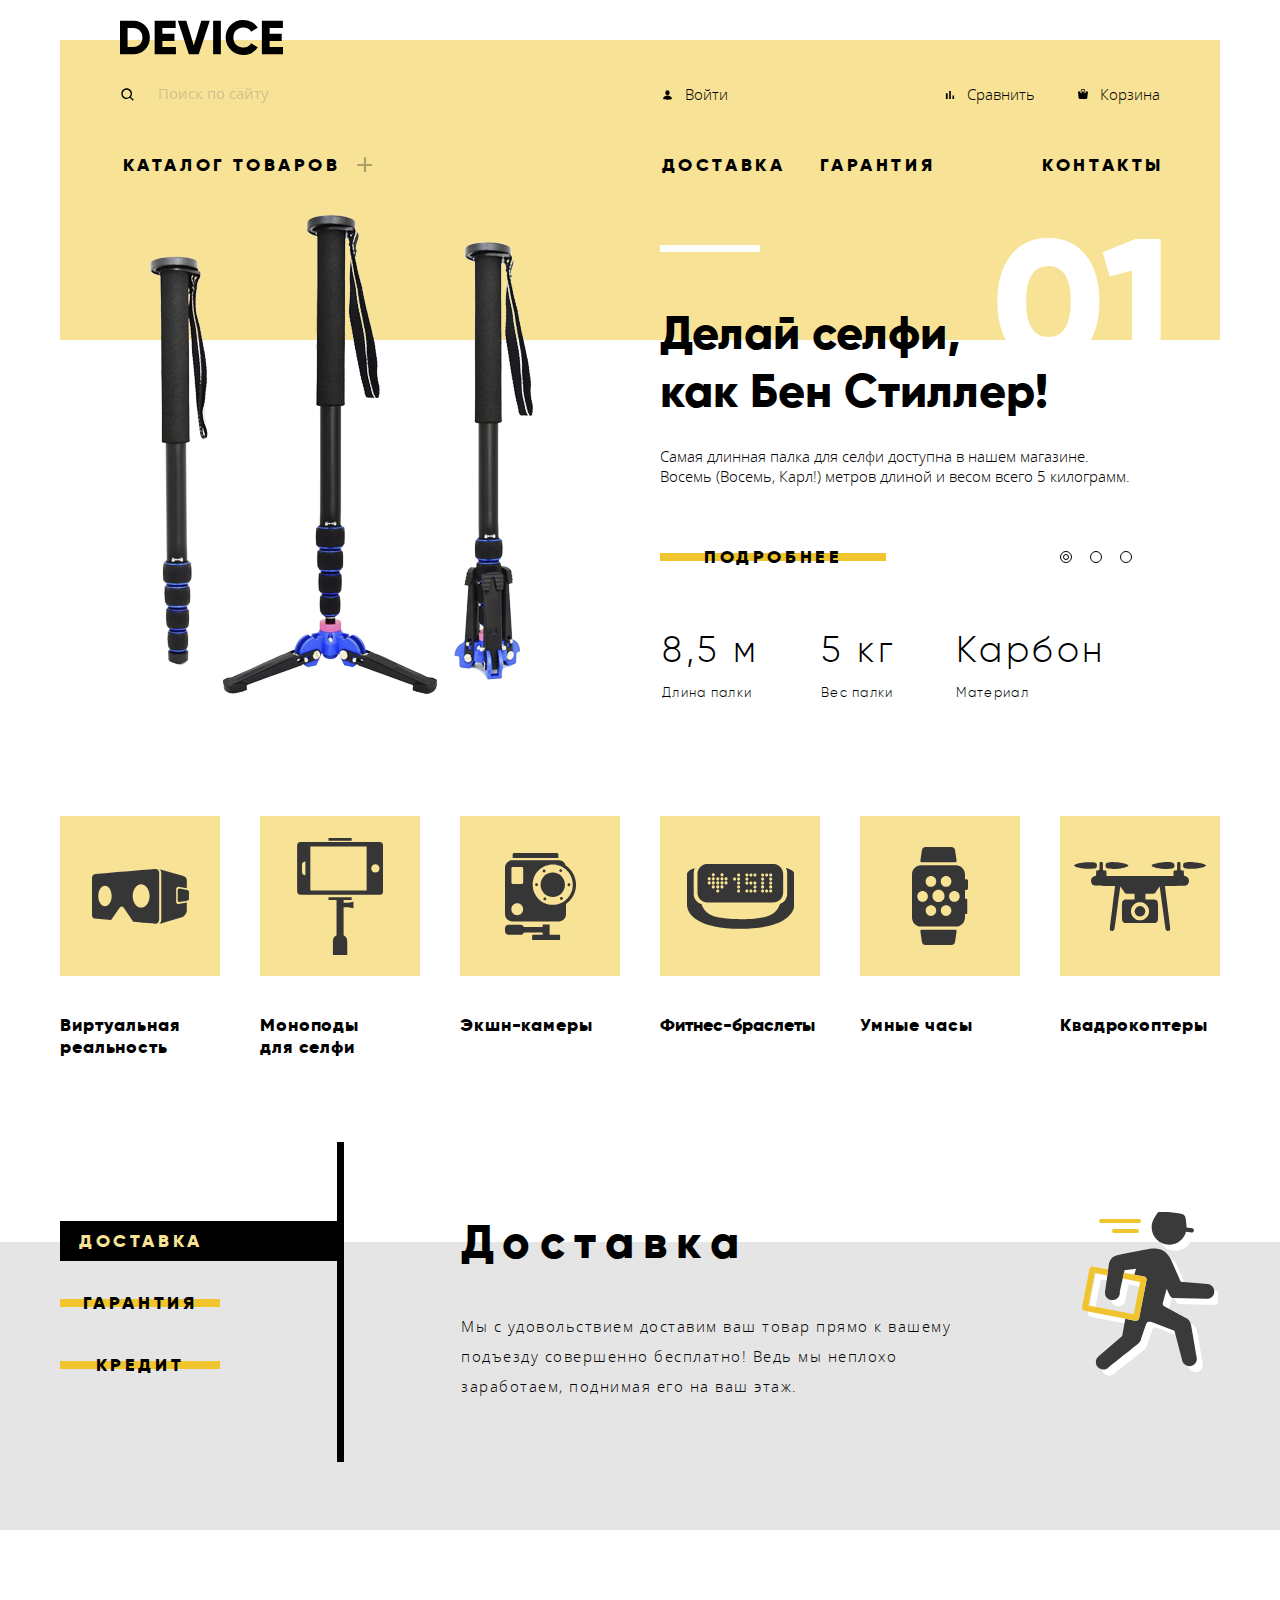
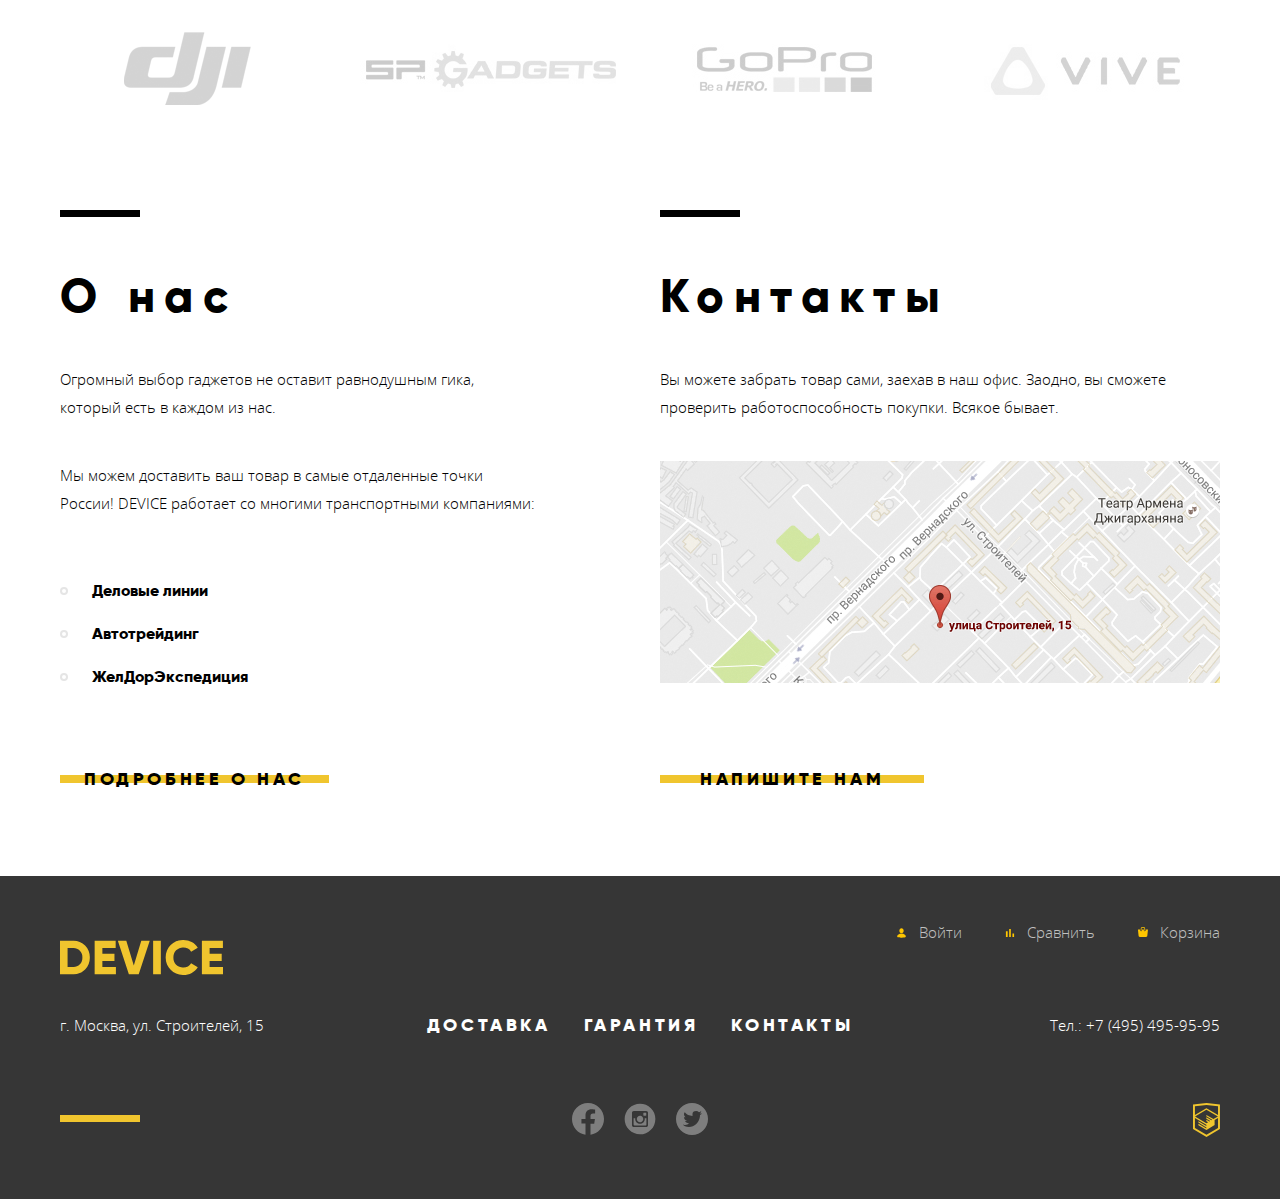
<file: index.html>
<!DOCTYPE html>
<html lang="ru" class="page">
	<head>
		<meta charset="utf-8">
		<title>HTML Academy: Девайс</title>
		<link href="css/normalize.min.css" rel="stylesheet">
		<link href="css/style.min.css" rel="stylesheet">
	</head>
	<body class="page-body">

		<header class="main-header">
			<div class="wrapper">
				<nav class="main-nav">
					<a class="main-header-logo">
						<img src="img/logo.svg" width="163" height="35" alt="Логотип интернет-магазина гаджетов Device">
					</a>
	
					<div class="search-wrapper">
						<form class="search-form" action="#" method="GET">
							<label class="search-label" for="search-field"><span class="visually-hidden">Поиск</span></label>
							<input class="search-input" type="search" name="search" id="search-field" placeholder="Поиск по сайту">
							<button class="search-button" type="submit">найти</button>
						</form>
					</div>
	
					<div class="main-header-user-wrapper user-wrapper">
						<div class="login-wrapper">
							<a class="login-link basic-link" href="blank.html">Войти</a>
						</div>
						<a class="compare basic-link" href="blank.html">Сравнить</a>
						<a class="cart basic-link" href="blank.html">Корзина</a>
					</div>
	
					<ul class="site-nav-list basic-list-reset">
						<li class="site-nav-item menu-catalog">
							<a href="blank.html">каталог товаров</a>
							<ul class="menu-catalog-dropdown basic-list-reset">
								<li class="menu-catalog-dropdown-item basic-link"><a href="blank.html">Виртуальная реальность</a></li>
								<li class="menu-catalog-dropdown-item basic-link"><a href="blank.html">Фитнес-браслеты</a></li>
								<li class="menu-catalog-dropdown-item basic-link"><a href="blank.html">Квадрокоптер</a></li>
								<li class="menu-catalog-dropdown-item basic-link"><a href="catalog.html">Моноподы для селфи</a></li>
								<li class="menu-catalog-dropdown-item basic-link"><a href="blank.html">Умные часы</a></li>
								<li class="menu-catalog-dropdown-item basic-link"><a href="blank.html">Экшн-камеры</a></li>
							</ul>
						</li>
						<li class="site-nav-item"><a href="blank.html">доставка</a></li>
						<li class="site-nav-item"><a href="blank.html">гарантия</a></li>
						<li class="site-nav-item"><a href="blank.html">контакты</a></li>
					</ul>
				</nav>
			</div>
		</header>

		<main>
			<h1 class="visually-hidden">Интернет-магазин гаджетов DEVICE</h1>

			<section class="slider">
				<div class="wrapper">
					<div class="slider-inner">
						<ol class="slider-list basic-list-reset">

							<li class="slider-item current" data-slider-num="01">
								<div class="slider-item-info">
									<h2 class="title-big line-above">Делай селфи,&#10;как Бен Стиллер!</h2>
									<p class="slider-item-text">Самая длинная палка для селфи доступна в нашем магазине.&#10;Восемь (Восемь, Карл!) метров длиной и весом всего 5 килограмм.</p>
									<a class="basic-btn" href="blank.html">подробнее</a>
									<table class="slider-table">
										<tbody>
											<tr>
												<td class="cell-value">8,5 м</td>
												<td class="cell-value">5 кг</td>
												<td class="cell-value">Карбон</td>
											</tr>
											<tr>
												<td class="cell-property">Длина палки</td>
												<td class="cell-property">Вес палки</td>
												<td class="cell-property">Материал</td>
											</tr>
										</tbody>
									</table>
								</div>

								<img src="img/slider-content-1.png" width="530" height="507" alt="Три карбоновые палки для селфи">
							</li>

							<li class="slider-item" data-slider-num="02">
								<div class="slider-item-info">
									<h2 class="title-big line-above">Худеем&#10;правильно!</h2>
									<p class="slider-item-text">Мотивирующие фитнес-браслеты помогут найти в себе силы не пропускать занятия и соблюдать диету.</p>
									<a class="basic-btn" href="blank.html">подробнее</a>
									<table class="slider-table">
										<tbody>
											<tr>
												<td class="cell-value">48 часов</td>
											</tr>
											<tr>
												<td class="cell-property">Без подзарядки</td>
											</tr>
										</tbody>
									</table>
								</div>

								<img src="img/slider-content-2.png" width="530" height="507" alt="Фитнес-браслет с мотивирующей надписью 'Я вижу, что ты снова ешь :('">
							</li>

							<li class="slider-item" data-slider-num="03">
								<div class="slider-item-info">
									<h2 class="title-big line-above">Порхает как бабочка, жалит как пчела!</h2>
									<p class="slider-item-text">Этот обычный, на первый взгляд, квадрокоптер оснащен&#10;мощным лазером, замаскированным под стандартную камеру.</p>
									<a class="basic-btn" href="blank.html">подробнее</a>
									<table class="slider-table">
										<tbody>
											<tr>
												<td class="cell-value">800 м</td>
												<td class="cell-value">50 м</td>
											</tr>
											<tr>
												<td class="cell-property">Дальность полета</td>
												<td class="cell-property">Радиус поражения</td>
											</tr>
										</tbody>
									</table>
								</div>

								<img src="img/slider-content-3.png" width="530" height="507" alt="Квадрокоптер черное-белого цвета с лазером-камерой">
							</li>
						</ol>

						<div class="slider-controls">
							<button class="slider-controls-btn current" type="button" aria-label="Первый слайд"></button>
							<button class="slider-controls-btn" type="button" aria-label="Второй слайд"></button>
							<button class="slider-controls-btn" type="button" aria-label="Третий слайд"></button>
						</div>
					</div>
				</div>
			</section>

			<section class="catalog-sections">
				<div class="wrapper">
					<div class="catalog-sections-inner">
						<h2 class="visually-hidden">Разделы каталога</h2>
						<ul class="catalog-sections-list basic-list-reset">
							<li class="catalog-sections-item">
								<a href="blank.html">
									<h3>Виртуальная реальность</h3>
									<div class="image-wrapper">
										<img src="img/catalog-sections-vr.svg" width="97" height="55" alt="Иконка очков виртуальной реальности">
									</div>
								</a>
							</li>

							<li class="catalog-sections-item">
								<a href="blank.html">
									<h3>Моноподы<br>для селфи</h3>
									<div class="image-wrapper">
										<img src="img/catalog-sections-monopods.svg" width="86" height="117" alt="Иконка монопода для селфи, удерживающего телефон">
									</div>
								</a>
							</li>

							<li class="catalog-sections-item">
								<a href="blank.html">
									<h3>Экшн-камеры</h3>
									<div class="image-wrapper">
										<img src="img/catalog-sections-action-cameras.svg" width="71" height="87" alt="Иконка экшн-камеры">
									</div>
								</a>
							</li>

							<li class="catalog-sections-item">
								<a href="blank.html">
									<h3>Фитнес-браслеты</h3>
									<div class="image-wrapper">
										<img src="img/catalog-sections-fitness-bracelets.svg" width="107" height="65" alt="Иконка фитнес-браслета с изображнием сердечка и цифрой 150 на экране">
									</div>
								</a>
							</li>

							<li class="catalog-sections-item">
								<a href="blank.html">
									<h3>Умные часы</h3>
									<div class="image-wrapper">
										<img src="img/catalog-sections-smart-watch.svg" width="56" height="98" alt="Иконка умных часов">
									</div>
								</a>
							</li>

							<li class="catalog-sections-item">
								<a href="blank.html">
									<h3>Квадрокоптеры</h3>
									<div class="image-wrapper">
										<img src="img/catalog-sections-quadrocopters.svg" width="132" height="69" alt="Иконка квадрокоптера">
									</div>
								</a>
							</li>
						</ul>
					</div>
				</div>
			</section>

			<section class="services">
				<div class="wrapper">
					<div class="services-inner">

						<h2 class="visually-hidden">Сервисы</h2>

						<div class="services-tabs-wrapper">
							<div class="services-tabs-controls">
								<button class="basic-tab current" type="button">доставка</button>
								<button class="basic-tab" type="button">гарантия</button>
								<button class="basic-tab" type="button">кредит</button>
							</div>
		
							<ul class="services-tabs-list basic-list-reset">
								<li class="services-tabs-item current">
									<div class="left-wrapper">
										<h3 class="title-big">Доставка</h3>
										<p class="services-tabs-item-text">Мы с удовольствием доставим ваш товар прямо к вашему подъезду совершенно бесплатно! Ведь мы неплохо&#10;заработаем, поднимая его на ваш этаж.</p>	
									</div>
									<div class="right-wrapper">
										<img src="img/services-delivery.svg" width="180" height="202" alt="Иконка человека в кепке, доставляющего документ">
									</div>
								</li>
		
								<li class="services-tabs-item">
									<div class="left-wrapper">
										<h3 class="title-big">Гарантия</h3>
										<p class="services-tabs-item-text">Если из-за возгорания купленного у нас товара у вас сгорит дом — не переживайте, мы выдадим вам новый.&#10;Товар, не дом, конечно же.</p>
									</div>
									<div class="right-wrapper">
										<img src="img/services-warranty.svg" width="180" height="202" alt="Иконка человека в кепке, доставляющего документ">
									</div>
								</li>
		
								<li class="services-tabs-item">
									<div class="left-wrapper">
										<h3 class="title-big">Кредит</h3>
										<p class="services-tabs-item-text">Залезть в долговую яму стало проще! Кредитные консультанты подберут для вас наиболее выгодные&#10;условия кредита. Выгодные для нашего банка, разумеется.</p>
									</div>
									<div class="right-wrapper">
										<img src="img/services-credit.svg" width="180" height="202" alt="Иконка человека в кепке, доставляющего документ">
									</div>
								</li>
							</ul>
						</div>

					</div>
				</div>
			</section>

			<section class="vendors">
				<div class="wrapper">
					<div class="vendors-inner">
						<h2 class="visually-hidden">Вендоры</h2>
						<ul class="vendors-list basic-list-reset">
							<li class="vendors-item">
								<a href="#">
									<img src="img/brands-logo-dji.png" width="260" height="100" alt="Логотип компании DJI">
								</a>
							</li>

							<li class="vendors-item">
								<a href="#">
									<img src="img/brands-logo-spgadjets.png" width="260" height="100" alt="Логотип компании SP Gadjets">
								</a>
							</li>

							<li class="vendors-item">
								<a href="#">
									<img src="img/brands-logo-gopro.png" width="260" height="100" alt="Логотип компании GoPro">
								</a>
							</li>

							<li class="vendors-item">
								<a href="#">
									<img src="img/brands-logo-vive.png" width="260" height="100" alt="Логотип компании VIVE">
								</a>
							</li>
						</ul>
					</div>
				</div>
			</section>

			<div class="index-columns">
				<div class="wrapper">
					<div class="index-columns-inner">
						<section class="about">
							<h2 class="title-big line-above">О нас</h2>
							<p>Огромный выбор гаджетов не оставит равнодушным гика,<br>который есть в каждом из нас.</p>
							<p>Мы можем доставить ваш товар в самые отдаленные точки<br>России! DEVICE работает со многими транспортными компаниями:</p>
							<ul class="basic-list basic-list-reset">
								<li class="basic-list-item">Деловые линии</li>
								<li class="basic-list-item">Автотрейдинг</li>
								<li class="basic-list-item">ЖелДорЭкспедиция</li>
							</ul>
							<a class="basic-btn" href="blank.html">подробнее о нас</a>
						</section>
			
						<section class="contacts">
							<h2 class="title-big line-above">Контакты</h2>
							<p>Вы можете забрать товар сами, заехав в наш офис. Заодно, вы сможете проверить работоспособность покупки. Всякое бывает.</p>
							<a class="contacts-map" href="https://goo.gl/maps/ACoYR6ayAfHXW8sAA"><img src="img/map-mini.jpg" width="560" height="222" alt="Адрес интернет-магазина Device: улица Строителей 15"></a>
							<a class="contacts-feedback-btn basic-btn" href="blank.html">напишите нам</a>
						</section>
					</div>
				</div>
			</div>
		</main>

		<footer class="page-footer main-footer">
			<div class="wrapper">
				<div class="main-footer-inner">

					<a class="main-footer-logo">
						<img src="img/logo.svg" width="163" height="35" alt="Логотип интернет-магазина гаджетов Device">
					</a>
		
					<div class="main-footer-user-wrapper user-wrapper">
						<div class="main-footer-login-wrapper login-wrapper">
							<a class="login-link" href="blank.html">Войти</a>
						</div>
						<a class="compare" href="blank.html">Сравнить</a>
						<a class="cart" href="blank.html">Корзина</a>
					</div>

					<p class="main-footer-address">г. Москва, ул. Строителей, 15</p>
	
					<ul class="main-footer-nav-list basic-list-reset">
						<li class="main-footer-nav-item basic-link"><a href="blank.html">Доставка</a></li>
						<li class="main-footer-nav-item basic-link"><a href="blank.html">Гарантия</a></li>
						<li class="main-footer-nav-item basic-link"><a href="blank.html">контакты</a></li>
					</ul>
		
					<p class="main-footer-phone">Тел.: <a href="tel:+74954959595">+7 (495) 495-95-95</a></p>

					<ul class="main-footer-socials basic-list-reset">
						<li class="social-button">
							<a href="#">
								<span class="visually-hidden">Фейсбук</span>
								<svg width="32" height="32" viewBox="0 0 32 32" fill="none" xmlns="http://www.w3.org/2000/svg">
									<path d="M31.9973 16C31.9973 7.16267 24.8347 0 15.9987 0C7.16267 0 0 7.16267 0 16C0 23.984 5.85067 30.6027 13.4987 31.8027V20.624H9.43733V15.9987H13.4987V12.4747C13.4987 8.464 15.888 6.24933 19.5413 6.24933C21.292 6.24933 23.1227 6.56133 23.1227 6.56133V10.4987H21.1067C19.12 10.4987 18.5 11.732 18.5 12.9973V16H22.9373L22.228 20.6253H18.5V31.804C26.148 30.604 31.9987 23.9853 31.9987 16H31.9973Z" fill="white" fill-opacity="0.6"/>
								</svg>
							</a>
						</li>
		
						<li class="social-button">
							<a href="#">
								<span class="visually-hidden">Инстаграм</span>
								<svg width="32" height="32" viewBox="0 0 32 32" fill="none" xmlns="http://www.w3.org/2000/svg">
									<path d="M20.7999 16.0001C20.7999 17.2732 20.2942 18.4941 19.3941 19.3943C18.4939 20.2944 17.273 20.8001 15.9999 20.8001C14.7269 20.8001 13.506 20.2944 12.6058 19.3943C11.7057 18.4941 11.1999 17.2732 11.1999 16.0001C11.1999 15.7265 11.2287 15.4593 11.2783 15.2001H9.59995V21.5953C9.59995 22.0401 9.95995 22.4001 10.4047 22.4001H21.5967C21.8099 22.3997 22.0142 22.3147 22.1648 22.1639C22.3154 22.013 22.3999 21.8085 22.3999 21.5953V15.2001H20.7215C20.7711 15.4593 20.7999 15.7265 20.7999 16.0001ZM15.9999 19.2001C16.4203 19.2 16.8365 19.1171 17.2248 18.9562C17.6131 18.7952 17.9659 18.5594 18.263 18.2621C18.5602 17.9648 18.7958 17.6119 18.9566 17.2235C19.1174 16.8351 19.2001 16.4189 19.1999 15.9985C19.1998 15.5782 19.1169 15.162 18.956 14.7737C18.795 14.3854 18.5592 14.0326 18.2619 13.7355C17.9646 13.4383 17.6117 13.2026 17.2233 13.0419C16.8349 12.8811 16.4187 12.7984 15.9983 12.7985C15.1494 12.7987 14.3354 13.1362 13.7353 13.7366C13.1352 14.337 12.7981 15.1512 12.7983 16.0001C12.7986 16.849 13.136 17.6631 13.7364 18.2632C14.3368 18.8633 15.151 19.2003 15.9999 19.2001ZM19.8399 12.6401H21.7583C21.8858 12.6401 22.0081 12.5896 22.0983 12.4996C22.1886 12.4097 22.2395 12.2876 22.2399 12.1601V10.2417C22.2399 10.114 22.1892 9.99151 22.0989 9.90119C22.0086 9.81088 21.8861 9.76014 21.7583 9.76014H19.8399C19.7122 9.76014 19.5897 9.81088 19.4994 9.90119C19.4091 9.99151 19.3583 10.114 19.3583 10.2417V12.1601C19.3599 12.4241 19.5759 12.6401 19.8399 12.6401ZM15.9999 0.640137C11.9262 0.640137 8.01934 2.25842 5.13879 5.13898C2.25823 8.01954 0.639946 11.9264 0.639946 16.0001C0.639946 20.0739 2.25823 23.9807 5.13879 26.8613C8.01934 29.7419 11.9262 31.3601 15.9999 31.3601C18.0171 31.3601 20.0144 30.9628 21.878 30.1909C23.7415 29.419 25.4348 28.2876 26.8611 26.8613C28.2874 25.435 29.4188 23.7417 30.1907 21.8782C30.9626 20.0146 31.3599 18.0172 31.3599 16.0001C31.3599 13.983 30.9626 11.9857 30.1907 10.1221C29.4188 8.25856 28.2874 6.56528 26.8611 5.13898C25.4348 3.71267 23.7415 2.58126 21.878 1.80935C20.0144 1.03743 18.0171 0.640137 15.9999 0.640137ZM23.9999 22.2225C23.9999 23.2001 23.1999 24.0001 22.2223 24.0001H9.77755C8.79995 24.0001 7.99995 23.2001 7.99995 22.2225V9.77774C7.99995 8.80014 8.79995 8.00014 9.77755 8.00014H22.2223C23.1999 8.00014 23.9999 8.80014 23.9999 9.77774V22.2225Z" fill="white" fill-opacity="0.6"/>
								</svg> 
							</a>
						</li>
		
						<li class="social-button">
							<a href="#">
								<span class="visually-hidden">Твиттер</span>
								<svg width="32" height="32" viewBox="0 0 32 32" fill="none" xmlns="http://www.w3.org/2000/svg">
									<path d="M16 32C13.8333 32 11.7604 31.5781 9.78125 30.7344C7.80208 29.8906 6.09896 28.7552 4.67188 27.3281C3.24479 25.901 2.10938 24.1979 1.26562 22.2188C0.421875 20.2396 0 18.1667 0 16C0 13.8333 0.421875 11.7604 1.26562 9.78125C2.10938 7.80208 3.24479 6.09896 4.67188 4.67188C6.09896 3.24479 7.80208 2.10938 9.78125 1.26562C11.7604 0.421875 13.8333 0 16 0C18.1667 0 20.2396 0.421875 22.2188 1.26562C24.1979 2.10938 25.901 3.24479 27.3281 4.67188C28.7552 6.09896 29.8906 7.80208 30.7344 9.78125C31.5781 11.7604 32 13.8333 32 16C32 18.1667 31.5781 20.2396 30.7344 22.2188C29.8906 24.1979 28.7552 25.901 27.3281 27.3281C25.901 28.7552 24.1979 29.8906 22.2188 30.7344C20.2396 31.5781 18.1667 32 16 32ZM25.4062 8C25.2812 8.0625 25.0938 8.17708 24.8438 8.34375L24.2344 8.75L23.6562 9.0625L23 9.28125C22.2292 8.42708 21.2812 8 20.1562 8C17.7188 8 16.5 9.02083 16.5 11.0625V12.9062C13.1458 12.7396 10.5729 11.5104 8.78125 9.21875C8.26042 9.76042 8 10.3542 8 11C8 12.375 8.51042 13.4167 9.53125 14.125C9.40625 14.125 9.22917 14.1354 9 14.1562C8.77083 14.1771 8.58854 14.1771 8.45312 14.1562C8.31771 14.1354 8.16667 14.0833 8 14C8 14.9583 8.25521 15.7552 8.76562 16.3906C9.27604 17.026 9.97917 17.4375 10.875 17.625C10.6667 17.875 10.375 18 10 18C9.66667 18 9.375 17.9062 9.125 17.7188C9.125 18.5312 9.51562 19.1615 10.2969 19.6094C11.0781 20.0573 11.9583 20.2917 12.9375 20.3125C12.5625 20.875 12.0156 21.2969 11.2969 21.5781C10.5781 21.8594 9.8125 22 9 22C8.70833 22 8.30729 21.9271 7.79688 21.7812C7.28646 21.6354 7.02083 21.5625 7 21.5625C7.33333 22.2292 8.01562 22.8021 9.04688 23.2812C10.0781 23.7604 11.3854 24 12.9688 24C14.3646 24 15.6667 23.7552 16.875 23.2656C18.0833 22.776 19.1146 22.125 19.9688 21.3125C20.8229 20.5 21.5573 19.5729 22.1719 18.5312C22.7865 17.4896 23.2448 16.4115 23.5469 15.2969C23.849 14.1823 24 13.0833 24 12C24 11.9583 24.125 11.8698 24.375 11.7344C24.625 11.599 24.9167 11.4167 25.25 11.1875C25.5833 10.9583 25.8333 10.7188 26 10.4688C24.875 10.4688 24.125 10.4896 23.75 10.5312C24.4792 10.0938 25.0312 9.25 25.4062 8Z" fill="white" fill-opacity="0.6"/>
								</svg>
							</a>
						</li>
					</ul>
		
					<a class="main-footer-dev-logo basic-link" href="https://htmlacademy.ru/intensive/htmlcss" target="_blank">
						<img src="img/logo-site-developer.svg" width="27" height="34" alt="Логотип HTML Academy">
					</a>

				</div>
			</div>
		</footer>

		<section class="modal modal-map">
			<h2 class="visually-hidden">Карта</h2>
			<iframe src="https://www.google.com/maps/embed?pb=!1m18!1m12!1m3!1d2249.1123749473677!2d37.527429316086916!3d55.68703400452979!2m3!1f0!2f0!3f0!3m2!1i1024!2i768!4f13.1!3m3!1m2!1s0x46b54cf65f5c8955%3A0x694710ccd55501e!2z0YPQuy4g0KHRgtGA0L7QuNGC0LXQu9C10LksIDE1LCDQnNC-0YHQutCy0LAsIDExOTMxMQ!5e0!3m2!1sru!2sru!4v1604132802663!5m2!1sru!2sru" width="960" height="560" style="border:0;" allowfullscreen="" aria-hidden="false" tabindex="0"></iframe>
			<button class="modal-close" type="button" aria-label="Закрыть"></button>
		</section>

		<section class="modal modal-feedback">
			<h2 class="visually-hidden">Обратная связь</h2>
			<button class="modal-close" type="button" aria-label="Закрыть"></button>
			<form class="modal-feedback-form" action="#" method="POST">
				<div class="index-columns">
					<div class="input-wrapper">
						<label class="input-label" for="feedback-name-field">Ваше имя:</label>
						<input class="modal-feedback-username input-field" type="text" name="feedback-name" id="feedback-name-field" placeholder="Имя Фамилия">
					</div>

					<div class="input-wrapper">
						<label class="input-label" for="feedback-email-field">Ваш e-mail:</label>
						<input class="modal-feedback-email input-field" type="email" name="feedback-email" id="feedback-email-field" placeholder="email@example.com">
					</div>
				</div>

				<div class="input-wrapper">
					<label class="input-label" for="feedback-text-field">Текст письма:</label>
					<textarea class="modal-feedback-text input-field" name="feedback-text" id="feedback-text-field" placeholder="В свободной форме"></textarea>
				</div>
				
				<button class="basic-btn" type="submit">отправить</button>
			</form>
		</section>

		<script src="js/script.min.js"></script>

	</body>
</html>
</file>
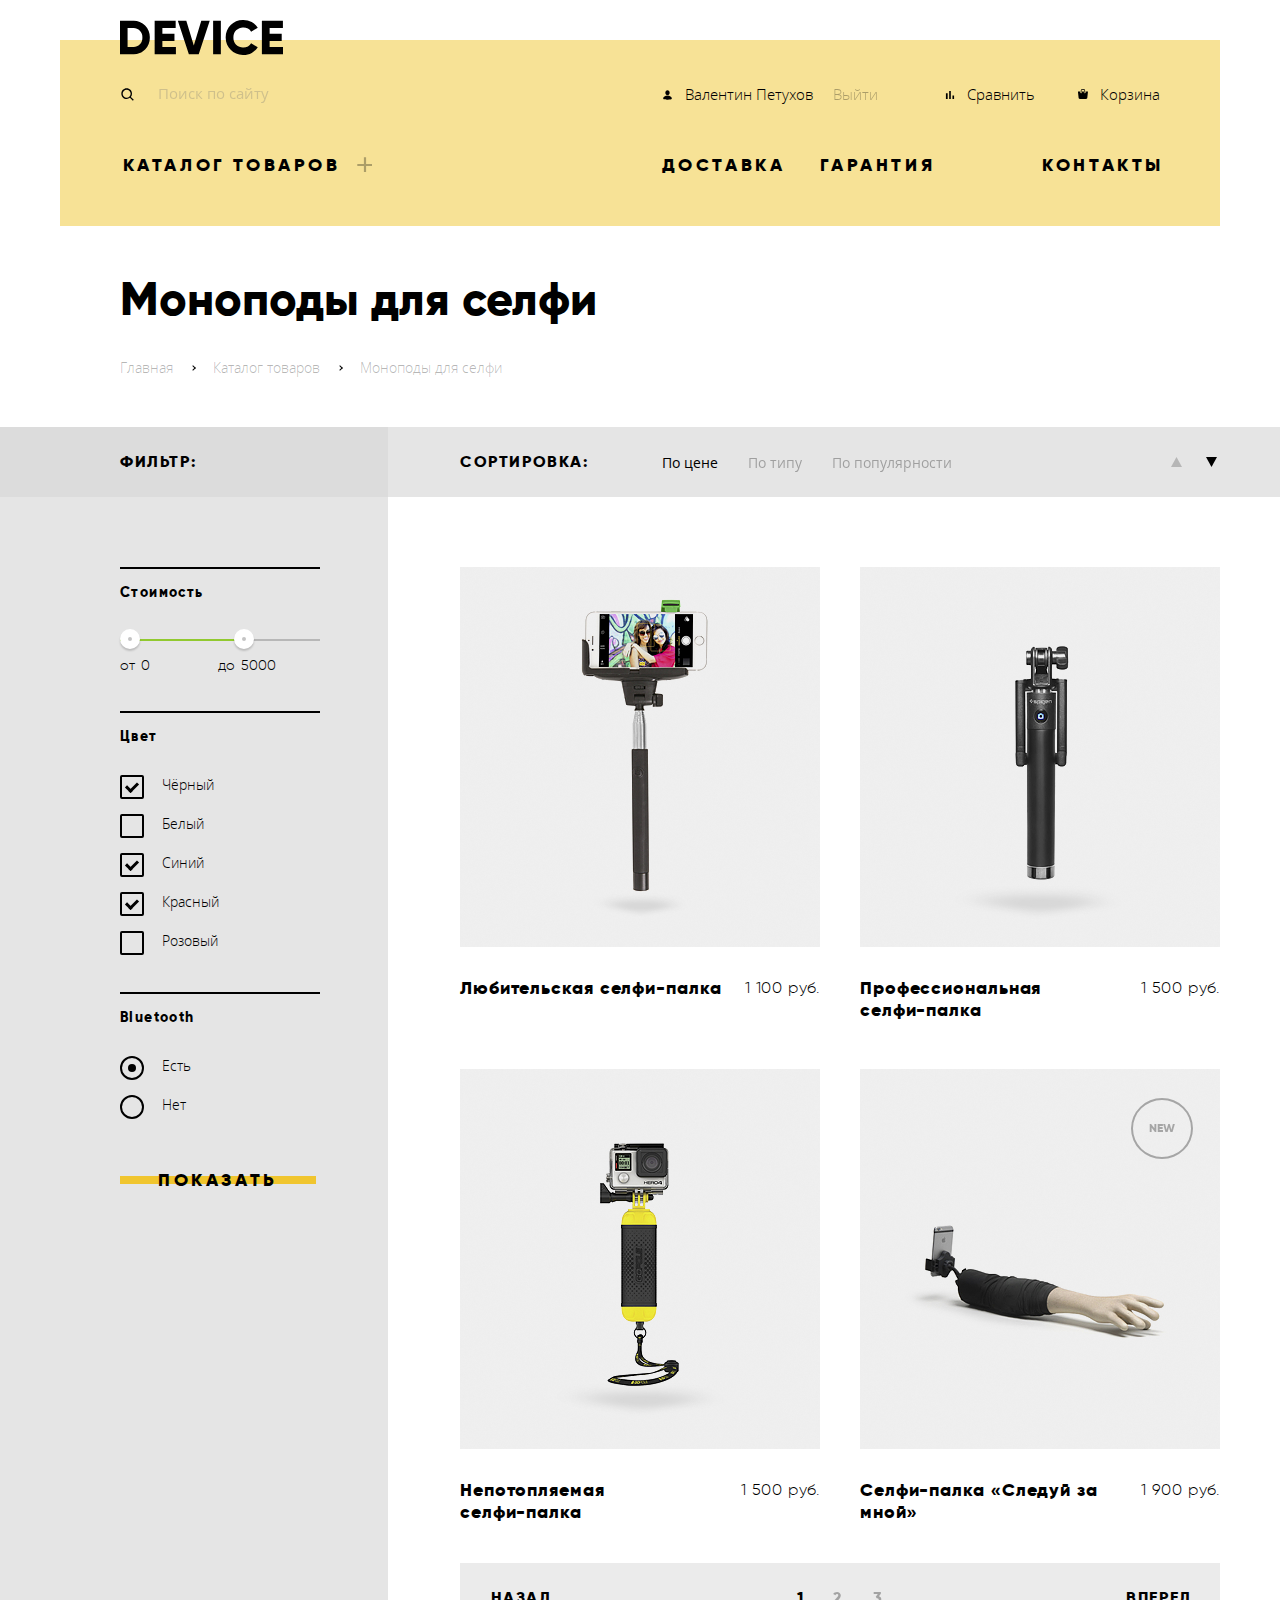
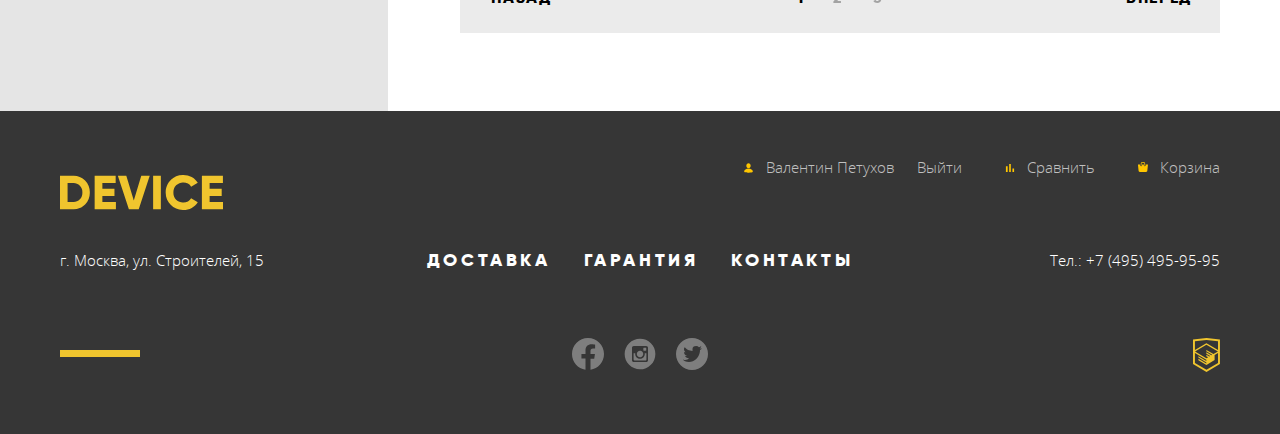
<file: catalog.html>
<!DOCTYPE html>
<html lang="ru" class="page">
	<head>
		<meta charset="utf-8">
		<title>HTML Academy: Девайс - Каталог</title>
		<link href="css/normalize.min.css" rel="stylesheet">
		<link href="css/style.min.css" rel="stylesheet">
	</head>
	<body class="page-body inner-page">

		<header class="main-header">
			<div class="wrapper">
				<nav class="main-nav">
					<a class="main-header-logo basic-link" href="index.html">
						<img src="img/logo.svg" width="163" height="35" alt="Логотип интернет-магазина гаджетов Device">
					</a>
	
					<div class="search-wrapper">
						<form class="search-form" action="#" method="GET">
							<label class="search-label" for="search-field"><span class="visually-hidden">Поиск</span></label>
							<input class="search-input" type="search" name="search" id="search-field" placeholder="Поиск по сайту">
							<button class="search-button" type="submit">найти</button>
						</form>
					</div>
					
					<div class="main-header-user-wrapper user-wrapper">
						<div class="login-wrapper">
							<a class="login-link basic-link" href="blank.html">Валентин Петухов</a>
							<a class="logout-link basic-link-revert" href="blank.html">Выйти</a>
						</div>
						<a class="compare basic-link" href="blank.html">Сравнить</a>
						<a class="cart basic-link" href="blank.html">Корзина</a>
					</div>
	
					<ul class="site-nav-list basic-list-reset">
						<li class="site-nav-item menu-catalog">
							<a href="catalog.html">каталог товаров</a>
							<ul class="menu-catalog-dropdown basic-list-reset">
								<li class="menu-catalog-dropdown-item basic-link"><a href="blank.html">Виртуальная реальность</a></li>
								<li class="menu-catalog-dropdown-item basic-link"><a href="blank.html">Фитнес-браслеты</a></li>
								<li class="menu-catalog-dropdown-item basic-link"><a href="blank.html">Квадрокоптер</a></li>
								<li class="menu-catalog-dropdown-item basic-link"><a href="blank.html">Моноподы для селфи</a></li>
								<li class="menu-catalog-dropdown-item basic-link"><a href="blank.html">Умные часы</a></li>
								<li class="menu-catalog-dropdown-item basic-link"><a href="blank.html">Экшн-камеры</a></li>
							</ul>
						</li>
						<li class="site-nav-item"><a href="blank.html">доставка</a></li>
						<li class="site-nav-item"><a href="blank.html">гарантия</a></li>
						<li class="site-nav-item"><a href="blank.html">контакты</a></li>
					</ul>
				</nav>
			</div>
		</header>

		<main>
			<div class="page-main-top">
				<div class="wrapper">
					<div class="page-main-top-inner wrapper-inner">
						<h1 class="page-title title-big">Моноподы для селфи</h1>

						<ul class="breadcrumbs basic-list-reset">
							<li class="breadcrumbs-item"><a href="index.html">Главная</a></li>
							<li class="breadcrumbs-item"><a href="blank.html">Каталог товаров</a></li>
							<li class="breadcrumbs-item current">Моноподы для селфи</li>
						</ul>
					</div>
				</div>
			</div>

			<div class="page-main-catalog-wrapper">
				<section class="filter">
					<div class="heading-wrapper">
						<h2 class="title-mini">фильтр:</h2>
					</div>

					<form class="filter-form" action="https://echo.htmlacademy.ru/" method="GET">
						<fieldset class="filter-price-fieldset">
							<legend>Стоимость</legend>
							<div class="filter-range">
								<div class="scale">
									<div class="bar"></div>
									<div class="toggle toggle-min" tabindex="0" aria-label="Установить минимальную цену"></div>
									<div class="toggle toggle-max" tabindex="0" aria-label="Установить максимальную цену"></div>
								</div>

								<div class="filter-range-input-wrapper">
									<label class="filter-range-label" for="range-price-min">от</label>
									<input class="filter-range-input" type="number" name="range-price-min" id="range-price-min" value="0">

									<label class="filter-range-label" for="range-price-max">до</label>
									<input class="filter-range-input" type="number" name="range-price-min" id="range-price-max" value="5000">
								</div>
							</div>
						</fieldset>

						<fieldset>
							<legend>Цвет</legend>
							<ul class="basic-list-reset">
								<li class="filter-option filter-checkbox">
									<input class="visually-hidden filter-input-checkbox filter-input" type="checkbox" name="color-black" id="filter-color-black-field" checked>
									<label for="filter-color-black-field">Чёрный</label>
								</li>

								<li class="filter-option filter-checkbox">
									<input class="visually-hidden filter-input-checkbox filter-input" type="checkbox" name="color-white" id="filter-color-white-field">
									<label for="filter-color-white-field">Белый</label>
								</li>

								<li class="filter-option filter-checkbox">
									<input class="visually-hidden filter-input-checkbox filter-input" type="checkbox" name="color-blue" id="filter-color-blue-field" checked>
									<label for="filter-color-blue-field">Синий</label>
								</li>

								<li class="filter-option filter-checkbox">
									<input class="visually-hidden filter-input-checkbox filter-input" type="checkbox" name="color-red" id="filter-color-red-field" checked>
									<label for="filter-color-red-field">Красный</label>
								</li>

								<li class="filter-option filter-checkbox">
									<input class="visually-hidden filter-input-checkbox filter-input" type="checkbox" name="color-pink" id="filter-color-pink-field">
									<label for="filter-color-pink-field">Розовый</label>
								</li>
							</ul>
						</fieldset>

						<fieldset>
							<legend>Bluetooth</legend>
							<ul class="basic-list-reset">
								<li class="filter-option filter-radio">
									<input class="visually-hidden filter-input-radio filter-input" type="radio" name="bluetooth" id="filter-bluetooth-true" checked>
									<label for="filter-bluetooth-true">Есть</label>
								</li>

								<li class="filter-option filter-radio">
									<input class="visually-hidden filter-input-radio filter-input" type="radio" name="bluetooth" id="filter-bluetooth-false">
									<label for="filter-bluetooth-false">Нет</label>
								</li>
							</ul>
						</fieldset>

						<button class="basic-btn" type="submit">показать</button>
					</form>
				</section>

				<div class="goods-wrapper">
					<section class="sort">
						<div class="sort-inner">
							<h2 class="title-mini">сортировка:</h2>
							<div class="sort-options">
								<button class="basic-link current" type="button">По цене</button>
								<button class="basic-link" type="button">По типу</button>
								<button class="basic-link" type="button">По популярности</button>
							</div>
							<div class="sort-controls">
								<button class="sort-controls-button sort-up" type="button" aria-label="Сортировка вверх"></button>
								<button class="sort-controls-button sort-down current" type="button" aria-label="Сортировка вниз"></button>
							</div>
						</div>
					</section>

					<section class="catalog">
						<h2 class="visually-hidden">Каталог товаров</h2>
						
						<ul class="catalog-list basic-list-reset">
							<li class="catalog-item">
								<div class="catalog-item-bottom">
									<a class="catalog-item-name" href="blank.html">
										<h3>Любительская селфи-палка</h3>
									</a>
									<p class="catalog-item-price">1 100 руб.</p>
								</div>
								<div class="catalog-item-top">
									<img src="img/catalog-item-amateur-selfie-stick.jpg" width="360" height="380" alt="Любительская селфи-палка, удерживающая смартфон">
									<div class="catalog-item-overlay">
										<a class="add-to-cart basic-btn" href="blank.html">в корзину</a>
										<a class="add-to-compare" href="blank.html">Добавить к сравнению</a>
									</div>
								</div>
							</li>

							<li class="catalog-item">
								<div class="catalog-item-bottom">
									<a class="catalog-item-name" href="blank.html">
										<h3>Профессиональная&#10;селфи-палка</h3>
									</a>
									<p class="catalog-item-price">1 500 руб.</p>
								</div>
								<div class="catalog-item-top">
									<img src="img/catalog-item-pro-selfie-stick.jpg" width="360" height="380" alt="Профессиональная селфи-палка">
									<div class="catalog-item-overlay">
										<a class="add-to-cart basic-btn" href="blank.html">в корзину</a>
										<a class="add-to-compare" href="blank.html">Добавить к сравнению</a>
									</div>
								</div>
							</li>

							<li class="catalog-item">
								<div class="catalog-item-bottom">
									<a class="catalog-item-name" href="blank.html">
										<h3>Непотопляемая&#10;селфи-палка</h3>
									</a>
									<p class="catalog-item-price">1 500 руб.</p>
								</div>
								<div class="catalog-item-top">
									<img src="img/catalog-item-unsinkable-selfie-stick.jpg" width="360" height="380" alt="Непотопляемая селфи-палка с черно-желтой ручкой и камерой">
									<div class="catalog-item-overlay">
										<a class="add-to-cart basic-btn" href="blank.html">в корзину</a>
										<a class="add-to-compare" href="blank.html">Добавить к сравнению</a>
									</div>
								</div>
							</li>

							<li class="catalog-item">
								<div class="catalog-item-bottom">
									<a class="catalog-item-name" href="blank.html">
										<h3>Селфи-палка «Следуй за мной»</h3>
									</a>
									<p class="catalog-item-price">1 900 руб.</p>
								</div>
								<div class="catalog-item-top">
									<span class="label-new">new</span>
									<img src="img/catalog-item-selfie-stick-follow-me.jpg" width="360" height="380" alt="Селфи-палка с искусственной рукой">
									<div class="catalog-item-overlay">
										<a class="add-to-cart basic-btn" href="blank.html">в корзину</a>
										<a class="add-to-compare" href="blank.html">Добавить к сравнению</a>
									</div>
								</div>
								
							</li>
						</ul>

						<div class="catalog-pagination">
							<button class="prev" type="button">назад</button>
							<ul class="catalog-pagination-list basic-list-reset">
								<li class="catalog-pagination-item current">1</li>
								<li class="catalog-pagination-item basic-link-revert"><a href="blank.html">2</a></li>
								<li class="catalog-pagination-item basic-link-revert"><a href="blank.html">3</a></li>
							</ul>
							<button class="next" type="button">вперед</button>
						</div>
					</section>
				</div>
			</div>
		</main>

		<footer class="page-footer main-footer">
			<div class="wrapper">
				<div class="main-footer-inner">

					<a class="main-footer-logo basic-link" href="index.html">
						<img src="img/logo.svg" width="163" height="35" alt="Логотип интернет-магазина гаджетов Device">
					</a>

					<div class="main-footer-user-wrapper user-wrapper">
						<div class="main-footer-login-wrapper login-wrapper">
							<a class="login-link" href="blank.html">Валентин Петухов</a>
							<a class="logout-link" href="blank.html">Выйти</a>
						</div>
						<a class="compare" href="blank.html">Сравнить</a>
						<a class="cart" href="blank.html">Корзина</a>
					</div>

					<p class="main-footer-address">г. Москва, ул. Строителей, 15</p>
	
					<ul class="main-footer-nav-list basic-list-reset">
						<li class="main-footer-nav-item basic-link"><a href="blank.html">Доставка</a></li> 
						<li class="main-footer-nav-item basic-link"><a href="blank.html">Гарантия</a></li>
						<li class="main-footer-nav-item basic-link"><a href="blank.html">контакты</a></li>
					</ul>
		
					<p class="main-footer-phone">Тел.: <a href="tel:+74954959595">+7 (495) 495-95-95</a></p>

					<ul class="main-footer-socials basic-list-reset">
						<li class="social-button">
							<a href="#">
								<span class="visually-hidden">Фейсбук</span>
								<svg width="32" height="32" viewBox="0 0 32 32" fill="none" xmlns="http://www.w3.org/2000/svg">
									<path d="M31.9973 16C31.9973 7.16267 24.8347 0 15.9987 0C7.16267 0 0 7.16267 0 16C0 23.984 5.85067 30.6027 13.4987 31.8027V20.624H9.43733V15.9987H13.4987V12.4747C13.4987 8.464 15.888 6.24933 19.5413 6.24933C21.292 6.24933 23.1227 6.56133 23.1227 6.56133V10.4987H21.1067C19.12 10.4987 18.5 11.732 18.5 12.9973V16H22.9373L22.228 20.6253H18.5V31.804C26.148 30.604 31.9987 23.9853 31.9987 16H31.9973Z" fill="white" fill-opacity="0.6"/>
								</svg>
							</a>
						</li>
		
						<li class="social-button">
							<a href="#">
								<span class="visually-hidden">Инстаграм</span>
								<svg width="32" height="32" viewBox="0 0 32 32" fill="none" xmlns="http://www.w3.org/2000/svg">
									<path d="M20.7999 16.0001C20.7999 17.2732 20.2942 18.4941 19.3941 19.3943C18.4939 20.2944 17.273 20.8001 15.9999 20.8001C14.7269 20.8001 13.506 20.2944 12.6058 19.3943C11.7057 18.4941 11.1999 17.2732 11.1999 16.0001C11.1999 15.7265 11.2287 15.4593 11.2783 15.2001H9.59995V21.5953C9.59995 22.0401 9.95995 22.4001 10.4047 22.4001H21.5967C21.8099 22.3997 22.0142 22.3147 22.1648 22.1639C22.3154 22.013 22.3999 21.8085 22.3999 21.5953V15.2001H20.7215C20.7711 15.4593 20.7999 15.7265 20.7999 16.0001ZM15.9999 19.2001C16.4203 19.2 16.8365 19.1171 17.2248 18.9562C17.6131 18.7952 17.9659 18.5594 18.263 18.2621C18.5602 17.9648 18.7958 17.6119 18.9566 17.2235C19.1174 16.8351 19.2001 16.4189 19.1999 15.9985C19.1998 15.5782 19.1169 15.162 18.956 14.7737C18.795 14.3854 18.5592 14.0326 18.2619 13.7355C17.9646 13.4383 17.6117 13.2026 17.2233 13.0419C16.8349 12.8811 16.4187 12.7984 15.9983 12.7985C15.1494 12.7987 14.3354 13.1362 13.7353 13.7366C13.1352 14.337 12.7981 15.1512 12.7983 16.0001C12.7986 16.849 13.136 17.6631 13.7364 18.2632C14.3368 18.8633 15.151 19.2003 15.9999 19.2001ZM19.8399 12.6401H21.7583C21.8858 12.6401 22.0081 12.5896 22.0983 12.4996C22.1886 12.4097 22.2395 12.2876 22.2399 12.1601V10.2417C22.2399 10.114 22.1892 9.99151 22.0989 9.90119C22.0086 9.81088 21.8861 9.76014 21.7583 9.76014H19.8399C19.7122 9.76014 19.5897 9.81088 19.4994 9.90119C19.4091 9.99151 19.3583 10.114 19.3583 10.2417V12.1601C19.3599 12.4241 19.5759 12.6401 19.8399 12.6401ZM15.9999 0.640137C11.9262 0.640137 8.01934 2.25842 5.13879 5.13898C2.25823 8.01954 0.639946 11.9264 0.639946 16.0001C0.639946 20.0739 2.25823 23.9807 5.13879 26.8613C8.01934 29.7419 11.9262 31.3601 15.9999 31.3601C18.0171 31.3601 20.0144 30.9628 21.878 30.1909C23.7415 29.419 25.4348 28.2876 26.8611 26.8613C28.2874 25.435 29.4188 23.7417 30.1907 21.8782C30.9626 20.0146 31.3599 18.0172 31.3599 16.0001C31.3599 13.983 30.9626 11.9857 30.1907 10.1221C29.4188 8.25856 28.2874 6.56528 26.8611 5.13898C25.4348 3.71267 23.7415 2.58126 21.878 1.80935C20.0144 1.03743 18.0171 0.640137 15.9999 0.640137ZM23.9999 22.2225C23.9999 23.2001 23.1999 24.0001 22.2223 24.0001H9.77755C8.79995 24.0001 7.99995 23.2001 7.99995 22.2225V9.77774C7.99995 8.80014 8.79995 8.00014 9.77755 8.00014H22.2223C23.1999 8.00014 23.9999 8.80014 23.9999 9.77774V22.2225Z" fill="white" fill-opacity="0.6"/>
								</svg> 
							</a>
						</li>
		
						<li class="social-button">
							<a href="#">
								<span class="visually-hidden">Твиттер</span>
								<svg width="32" height="32" viewBox="0 0 32 32" fill="none" xmlns="http://www.w3.org/2000/svg">
									<path d="M16 32C13.8333 32 11.7604 31.5781 9.78125 30.7344C7.80208 29.8906 6.09896 28.7552 4.67188 27.3281C3.24479 25.901 2.10938 24.1979 1.26562 22.2188C0.421875 20.2396 0 18.1667 0 16C0 13.8333 0.421875 11.7604 1.26562 9.78125C2.10938 7.80208 3.24479 6.09896 4.67188 4.67188C6.09896 3.24479 7.80208 2.10938 9.78125 1.26562C11.7604 0.421875 13.8333 0 16 0C18.1667 0 20.2396 0.421875 22.2188 1.26562C24.1979 2.10938 25.901 3.24479 27.3281 4.67188C28.7552 6.09896 29.8906 7.80208 30.7344 9.78125C31.5781 11.7604 32 13.8333 32 16C32 18.1667 31.5781 20.2396 30.7344 22.2188C29.8906 24.1979 28.7552 25.901 27.3281 27.3281C25.901 28.7552 24.1979 29.8906 22.2188 30.7344C20.2396 31.5781 18.1667 32 16 32ZM25.4062 8C25.2812 8.0625 25.0938 8.17708 24.8438 8.34375L24.2344 8.75L23.6562 9.0625L23 9.28125C22.2292 8.42708 21.2812 8 20.1562 8C17.7188 8 16.5 9.02083 16.5 11.0625V12.9062C13.1458 12.7396 10.5729 11.5104 8.78125 9.21875C8.26042 9.76042 8 10.3542 8 11C8 12.375 8.51042 13.4167 9.53125 14.125C9.40625 14.125 9.22917 14.1354 9 14.1562C8.77083 14.1771 8.58854 14.1771 8.45312 14.1562C8.31771 14.1354 8.16667 14.0833 8 14C8 14.9583 8.25521 15.7552 8.76562 16.3906C9.27604 17.026 9.97917 17.4375 10.875 17.625C10.6667 17.875 10.375 18 10 18C9.66667 18 9.375 17.9062 9.125 17.7188C9.125 18.5312 9.51562 19.1615 10.2969 19.6094C11.0781 20.0573 11.9583 20.2917 12.9375 20.3125C12.5625 20.875 12.0156 21.2969 11.2969 21.5781C10.5781 21.8594 9.8125 22 9 22C8.70833 22 8.30729 21.9271 7.79688 21.7812C7.28646 21.6354 7.02083 21.5625 7 21.5625C7.33333 22.2292 8.01562 22.8021 9.04688 23.2812C10.0781 23.7604 11.3854 24 12.9688 24C14.3646 24 15.6667 23.7552 16.875 23.2656C18.0833 22.776 19.1146 22.125 19.9688 21.3125C20.8229 20.5 21.5573 19.5729 22.1719 18.5312C22.7865 17.4896 23.2448 16.4115 23.5469 15.2969C23.849 14.1823 24 13.0833 24 12C24 11.9583 24.125 11.8698 24.375 11.7344C24.625 11.599 24.9167 11.4167 25.25 11.1875C25.5833 10.9583 25.8333 10.7188 26 10.4688C24.875 10.4688 24.125 10.4896 23.75 10.5312C24.4792 10.0938 25.0312 9.25 25.4062 8Z" fill="white" fill-opacity="0.6"/>
								</svg>
							</a>
						</li>
					</ul>
		
					<a class="main-footer-dev-logo basic-link" href="https://htmlacademy.ru/intensive/htmlcss" target="_blank">
						<img src="img/logo-site-developer.svg" width="27" height="34" alt="Логотип HTML Academy">
					</a>

				</div>
			</div>
		</footer>

		<script src="js/script.min.js"></script>

	</body>
</html>
</file>
<file: css/style.min.css>
@-webkit-keyframes slide-down{0%{-webkit-transform:translateY(-150%);transform:translateY(-150%)}to{-webkit-transform:translateY(0);transform:translateY(0)}}@keyframes slide-down{0%{-webkit-transform:translateY(-150%);transform:translateY(-150%)}to{-webkit-transform:translateY(0);transform:translateY(0)}}@-webkit-keyframes shake{0%,to{-webkit-transform:translateX(0);transform:translateX(0)}20%,60%{-webkit-transform:translateX(-5px);transform:translateX(-5px)}40%,80%{-webkit-transform:translateX(5px);transform:translateX(5px)}}@keyframes shake{0%,to{-webkit-transform:translateX(0);transform:translateX(0)}20%,60%{-webkit-transform:translateX(-5px);transform:translateX(-5px)}40%,80%{-webkit-transform:translateX(5px);transform:translateX(5px)}}:root{--basic-white: #ffffff;--basic-dark: #363636;--basic-black: #000000;--basic-gray-light: #e5e5e5;--basic-white-transparent-300: rgba(255, 255, 255, 0.3);--basic-white-transparent-700: rgba(255, 255, 255, 0.7);--basic-black-transparent-100: rgba(0, 0, 0, 0.1);--basic-black-transparent-200: rgba(0, 0, 0, 0.2);--basic-black-transparent-300: rgba(0, 0, 0, 0.3);--basic-black-transparent-400: rgba(0, 0, 0, 0.4);--basic-black-transparent-600: rgba(0, 0, 0, 0.6);--special-yellow-light: #F7E296;--special-yellow-dark: #F0C52E;--special-green: #91C92F;--special-red-light: #F6DADA;--special-light: #F2F2F2;--special-gray-extra-ligt: #EAEAEA;--special-gray-ligt: #EBEBEB;--special-gray: #DCDCDC;--special-gray-d9: #D9D9D9;--special-gray-c4: #C4C4C4;--special-gray-light-transparent-700: rgba(238, 238, 238, 0.7)}@font-face{font-family:"Open Sans";font-style:normal;font-weight:300;src:local("Open Sans Light"),local("OpenSans-Light"),url(../fonts/opensanslight.woff2) format("woff2"),url(../fonts/opensanslight.woff) format("woff")}@font-face{font-family:"Open Sans";font-style:normal;font-weight:400;src:local("Open Sans Regular"),local("OpenSans-Regular"),url(../fonts/opensans.woff2) format("woff2"),url(../fonts/opensans.woff) format("woff")}@font-face{font-family:"Gilroy";font-style:normal;font-weight:300;src:local("Gilroy Light"),local("Gilroy-Light"),url(../fonts/gilroylight.woff2) format("woff2"),url(../fonts/gilroylight.woff) format("woff")}@font-face{font-family:"Gilroy";font-style:normal;font-weight:800;src:local("Gilroy Extrabold"),local("Gilroy-Extrabold"),url(../fonts/gilroyextrabold.woff2) format("woff2"),url(../fonts/gilroyextrabold.woff) format("woff")}body{min-width:1200px;margin:0;padding:0;font-family:"Open Sans",Arial,sans-serif;font-size:15px;font-weight:300;line-height:28px;color:var(--basic-black)}img{max-width:100%;height:auto}a{text-decoration:none}*,::after,::before{-webkit-box-sizing:border-box;box-sizing:border-box}.visually-hidden{position:absolute;clip:rect(1px,1px,1px,1px);padding:0;border:0;height:1px;width:1px;overflow:hidden}.page{height:100%}.page-body{min-height:100%;display:-ms-grid;display:grid;-ms-grid-rows:-webkit-min-content 1fr -webkit-min-content;-ms-grid-rows:min-content 1fr min-content;grid-template-rows:-webkit-min-content 1fr -webkit-min-content;grid-template-rows:min-content 1fr min-content}.wrapper{width:1200px;margin:0 auto;padding-left:20px;padding-right:20px}.main-nav{display:-ms-grid;display:grid;grid-template-areas:"header-logo header-logo" "search      user-wrapper" "site-nav    site-nav";-ms-grid-columns:1fr 45px 1fr;grid-template-columns:1fr 1fr;-webkit-column-gap:45px;-moz-column-gap:45px;column-gap:45px}.main-header-logo{-ms-grid-row:1;-ms-grid-column:1;-ms-grid-column-span:3;grid-area:header-logo}.search-wrapper,.user-wrapper{-ms-grid-row:2;-ms-grid-column:1;grid-area:search}.user-wrapper{-ms-grid-column:3;grid-area:user-wrapper}.site-nav-list{-ms-grid-row:3;-ms-grid-column:1;-ms-grid-column-span:3;grid-area:site-nav}.basic-list-reset{margin:0;padding:0;list-style:none}.basic-link{opacity:1}.basic-link:focus,.basic-link:hover{opacity:.6}.basic-link-revert,.basic-link:active{opacity:.3}.basic-link-revert:focus,.basic-link-revert:hover,.main-footer-login-wrapper>a:focus::before,.main-footer-login-wrapper>a:hover::before,.main-footer-user-wrapper>a:focus::before,.main-footer-user-wrapper>a:hover::before{opacity:.6}.basic-link-revert:active{opacity:1}.basic-btn,.basic-tab{position:relative;padding:9px 44px;font-family:"Gilroy",Arial,sans-serif;font-weight:800;font-size:18px;line-height:22px;letter-spacing:.2em;text-transform:uppercase;color:var(--basic-black);background-color:transparent;border:0;cursor:pointer;z-index:0}.basic-btn::before,.basic-tab::before{content:"";position:absolute;top:50%;left:0;width:100%;height:8px;background-color:var(--special-yellow-dark);-webkit-transform:translateY(-50%);-ms-transform:translateY(-50%);transform:translateY(-50%);z-index:-1;-webkit-transition:height .3s ease-in-out;-o-transition:height .3s ease-in-out;transition:height .3s ease-in-out}.basic-btn:focus::before,.basic-btn:hover::before,.basic-tab:focus::before,.basic-tab:hover::before{height:100%}.basic-btn:active{color:var(--basic-black-transparent-300)}.basic-tab.current,.basic-tab:active{color:var(--special-yellow-light);background-color:var(--basic-black)}.basic-tab.current::before,.basic-tab:active::before{display:none}.title-big{margin:0;font-family:"Gilroy",Arial,sans-serif;font-weight:800;font-size:47px;line-height:58px}.title-big.line-above{position:relative;padding-top:57px}.title-big.line-above::before{content:"";position:absolute;top:0;left:0;width:80px;height:7px;background-color:var(--basic-black)}.basic-list,.input-field,.input-label,.title-mini{font-family:"Gilroy",Arial,sans-serif;font-weight:800;font-size:16px}.title-mini{margin:0;line-height:20px;letter-spacing:.1em;text-transform:uppercase}.basic-list,.input-field,.input-label{line-height:28px}.basic-list li{position:relative;padding-left:32px}.basic-list li::before{content:"";position:absolute;top:calc(50% - 4px);left:0;width:8px;height:8px;background-color:var(--basic-white);border:2px solid var(--basic-gray-light);border-radius:50%}.input-field,.input-label{font-size:18px;line-height:22px}.input-field{padding:15px 20px;font-weight:400;font-size:14px;line-height:16px;color:var(--basic-black-transparent-400);background-color:var(--special-light);border:2px solid transparent;outline:0}.input-field:hover{background-color:var(--special-gray-extra-ligt)}.input-field:focus{color:var(--basic-dark);background-color:var(--basic-white);border-color:var(--special-yellow-light)}.input-field.incorrect{color:var(--basic-black-transparent-400);background-color:var(--special-red-light)}.modal{display:none;position:fixed;top:0;left:0;bottom:0;right:0;margin:auto;padding:92px 100px 60px;background-color:var(--basic-white);-webkit-box-shadow:0 10px 16px rgba(0,0,0,.15);box-shadow:0 10px 16px rgba(0,0,0,.15)}.modal.open{display:block;-webkit-animation:slide-down .5s ease-in-out;animation:slide-down .5s ease-in-out}.modal-close{position:absolute;top:22px;right:19px;width:55px;height:55px;background-color:var(--special-yellow-dark);border:0;border-radius:50%;opacity:.5;cursor:pointer}.modal-close::after,.modal-close::before{content:"";position:absolute;top:50%;left:50%;width:19px;height:2px;background-color:var(--basic-white);opacity:.7}.modal-close::before{-webkit-transform:translate(-50%,-50%) rotate(-45deg);-ms-transform:translate(-50%,-50%) rotate(-45deg);transform:translate(-50%,-50%) rotate(-45deg)}.modal-close::after{-webkit-transform:translate(-50%,-50%) rotate(45deg);-ms-transform:translate(-50%,-50%) rotate(45deg);transform:translate(-50%,-50%) rotate(45deg)}.modal-close:focus,.modal-close:hover{opacity:1}.modal-close:active{opacity:.3}.modal.modal-error{-webkit-animation:shake .5s ease-in-out;animation:shake .5s ease-in-out}.main-nav{padding:20px 60px;background:-o-linear-gradient(top,transparent 40px,var(--special-yellow-light) 40px,var(--special-yellow-light));background:linear-gradient(to bottom,transparent 40px,var(--special-yellow-light) 40px,var(--special-yellow-light))}.main-header-logo{width:-webkit-fit-content;width:-moz-fit-content;width:fit-content;margin-bottom:12px;-webkit-filter:brightness(0);filter:brightness(0);display:block}.main-header-logo img{display:block}.search-form{margin-bottom:30px;display:-webkit-box;display:-ms-flexbox;display:flex;-ms-flex-wrap:wrap;flex-wrap:wrap}.search-label{position:relative}.search-label::before{content:"";position:absolute;top:calc(50% + 2px);left:1px;width:16px;height:16px;background-image:url(../img/search.svg);background-position:0 0;background-repeat:no-repeat;-webkit-transform:translateY(-50%);-ms-transform:translateY(-50%);transform:translateY(-50%)}.search-input{padding:16px 38px;line-height:20px;opacity:.3;background-color:transparent;border:0;outline:0;border-bottom:2px solid transparent}.search-input:hover{opacity:.6}.search-input:focus{opacity:1;border-bottom:2px solid}.search-button{display:none;padding:15px 17px;line-height:20px;text-transform:uppercase;background-color:transparent;border:2px solid var(--basic-black);cursor:pointer}.search-button:focus,.search-button:hover{color:var(--basic-white);background-color:var(--basic-black)}.search-button:active{color:var(--basic-white-transparent-300)}.search-form:focus-within .search-button{display:block}.main-header-user-wrapper .login-wrapper{margin-right:auto}.login-wrapper,.user-wrapper{display:-webkit-box;display:-ms-flexbox;display:flex}.user-wrapper{-webkit-box-pack:end;-ms-flex-pack:end;justify-content:flex-end;-webkit-box-align:center;-ms-flex-align:center;align-items:center;line-height:20px}.main-nav .user-wrapper{margin-bottom:30px}.main-nav .login-wrapper{margin-right:auto}.login-wrapper{-ms-flex-wrap:wrap;flex-wrap:wrap}.login-wrapper>a:not(:last-of-type){margin-right:20px}.login-wrapper>a,.site-nav-item>a,.user-wrapper>a{color:var(--basic-black)}.user-wrapper .compare{margin-right:43px}.user-wrapper .cart,.user-wrapper .compare,.user-wrapper .login-link{position:relative;padding-left:22px}.user-wrapper .cart::before,.user-wrapper .compare::before,.user-wrapper .login-link::before{content:"";position:absolute;left:0;width:10px;height:10px;background-position:0 0;background-repeat:no-repeat;-webkit-filter:brightness(0);filter:brightness(0)}.user-wrapper .login-link::before{top:6px;background-image:url(../img/login.svg)}.user-wrapper .compare::before{top:6px;background-image:url(../img/compare.svg)}.user-wrapper .cart::before{top:5px;background-image:url(../img/cart.svg)}.site-nav-list{display:-webkit-box;display:-ms-flexbox;display:flex;-ms-flex-wrap:wrap;flex-wrap:wrap;-webkit-box-pack:end;-ms-flex-pack:end;justify-content:flex-end}.site-nav-item>a{font-family:"Gilroy",Arial,sans-serif;font-weight:800;font-size:18px;line-height:22px;letter-spacing:.2em;text-transform:uppercase}.site-nav-item:nth-of-type(2){margin-right:35px}.site-nav-item:nth-of-type(3){margin-right:107px}.site-nav-item:last-of-type{margin-right:-4px}.site-nav-item:focus-within>a,.site-nav-item:hover>a{color:var(--basic-black-transparent-600)}.site-nav-item:active>a{color:var(--basic-black-transparent-300)}.menu-catalog{position:relative;margin-right:290px}.menu-catalog>a{padding-right:31px}.menu-catalog>a::before{content:"";position:absolute;top:6px;right:0;width:15px;height:15px;background-image:url(../img/menu-catalog-plus.svg);background-position:0 0;background-repeat:no-repeat}.menu-catalog:focus-within .menu-catalog-dropdown,.menu-catalog:hover .menu-catalog-dropdown{display:-ms-grid;display:grid}.menu-catalog-dropdown{display:none;-ms-grid-columns:auto 63px auto 63px auto 63px auto 63px auto 63px auto;grid-template-columns:repeat(6,auto);-webkit-box-pack:start;-ms-flex-pack:start;justify-content:flex-start;gap:8px 63px;width:1160px;position:absolute;top:28px;left:-60px;padding:23px 60px 38px;background-color:var(--special-yellow-light);z-index:100}.menu-catalog-dropdown-item,.menu-catalog-dropdown-item a{width:-webkit-fit-content;width:-moz-fit-content;width:fit-content}.menu-catalog-dropdown-item:nth-child(4),.menu-catalog-dropdown-item:nth-child(5){-ms-grid-row:2;-ms-grid-row-span:1;grid-row:2/3}.menu-catalog-dropdown-item:nth-child(6){-ms-grid-row:3;-ms-grid-row-span:1;grid-row:3/4}.menu-catalog-dropdown-item>a{display:block;color:var(--basic-black)}.slider-inner{margin-bottom:96px;background:-o-linear-gradient(top,var(--special-yellow-light) 141px,transparent 141px),0 0;background:linear-gradient(to bottom,var(--special-yellow-light) 141px,transparent 141px),0 0}.slider-inner,.slider-item,.slider-list{position:relative}.slider-item{display:none;-ms-grid-columns:1fr 40px 1fr;grid-template-columns:1fr 1fr;-webkit-column-gap:40px;-moz-column-gap:40px;column-gap:40px}.slider-item::before{content:attr(data-slider-num);position:absolute;top:-6px;right:47px;font-family:"Gilroy",Arial,sans-serif;font-weight:800;font-size:179px;line-height:219px;text-transform:uppercase;color:var(--basic-white)}.slider-item.current{display:-ms-grid;display:grid}.slider-item img{display:block;margin-top:15px;margin-left:29px;-webkit-box-ordinal-group:0;-ms-flex-order:-1;order:-1}.slider-item-info{padding-top:46px;padding-right:60px}.slider-item .title-big.line-above{margin-bottom:26px;padding-top:59px;white-space:pre-wrap}.slider-item .title-big.line-above::before{width:100px;background-color:var(--basic-white)}.slider-item-text{margin:0 0 51px;line-height:20px;white-space:pre-wrap}.slider-item .basic-btn{display:inline-block;vertical-align:middle;margin-bottom:50px}.slider-table td{padding:0;font-family:"Gilroy",Arial,sans-serif;font-weight:300;letter-spacing:.1em}.slider-table td:not(:last-of-type){padding-right:59px}.slider-table .cell-value{padding-bottom:12px;font-size:36px;line-height:42px}.slider-table .cell-property{font-size:13px;line-height:15px}.slider-controls{display:-webkit-box;display:-ms-flexbox;display:flex;position:absolute;right:88px;bottom:157px}.slider-controls button{position:relative;margin:0;padding:0;width:12px;height:12px;background-color:var(--basic-white);border:1px solid var(--basic-black);border-radius:50%;cursor:pointer}.slider-controls button:not(:last-of-type){margin-right:18px}.slider-controls button.current::before{content:"";position:absolute;top:calc(50% - 3px);left:calc(50% - 3px);width:6px;height:6px;border:1px solid var(--basic-black);border-radius:50%}.catalog-sections-inner{margin-bottom:84px}.catalog-sections-list{display:-ms-grid;display:grid;-ms-grid-columns:1fr 40px 1fr 40px 1fr 40px 1fr 40px 1fr 40px 1fr;grid-template-columns:repeat(6,1fr);gap:40px}.catalog-sections-item a{display:-webkit-box;display:-ms-flexbox;display:flex;-webkit-box-orient:vertical;-webkit-box-direction:normal;-ms-flex-direction:column;flex-direction:column}.catalog-sections-item h3{margin:0;font-family:"Gilroy",Arial,sans-serif;font-weight:800;font-size:18px;line-height:22px;letter-spacing:.05em;color:var(--basic-black);-webkit-box-ordinal-group:2;-ms-flex-order:1;order:1}.catalog-sections-item:nth-of-type(4) h3{letter-spacing:0}.catalog-sections-item .image-wrapper{display:-webkit-box;display:-ms-flexbox;display:flex;-webkit-box-align:center;-ms-flex-align:center;align-items:center;-webkit-box-pack:center;-ms-flex-pack:center;justify-content:center;height:160px;margin-bottom:38px;background-color:var(--special-yellow-light)}.catalog-sections-item:focus-within .image-wrapper,.catalog-sections-item:hover .image-wrapper{background-color:var(--special-yellow-dark)}.catalog-sections-item:active h3,.catalog-sections-item:active img{opacity:.3}.services{background:-o-linear-gradient(top,var(--basic-white) 100px,var(--basic-gray-light) 100px);background:linear-gradient(to bottom,var(--basic-white) 100px,var(--basic-gray-light) 100px)}.services-inner{margin-bottom:90px}.services-tabs-wrapper{display:-ms-grid;display:grid;-ms-grid-columns:284px 1fr;grid-template-columns:284px 1fr;padding-bottom:68px}.services-tabs-controls{-ms-flex-item-align:start;align-self:flex-start;padding-top:79px;padding-bottom:77px;border-right:7px solid var(--basic-black)}.services-tabs-controls button{display:block;width:160px;padding:9px 19px}.services-tabs-controls button:not(:last-of-type){margin-bottom:22px}.services-tabs-controls button.current,.services-tabs-controls button:active{width:100%;padding-right:136px}.services-tabs-list{padding-left:117px}.services-tabs-item{display:none}.services-tabs-item.current{display:-webkit-box;display:-ms-flexbox;display:flex}.services-tabs-item .left-wrapper{padding-top:71px;padding-right:20px}.services-tabs-item .right-wrapper{-webkit-box-flex:0;-ms-flex:0 0 auto;flex:0 0 auto;padding-top:47px}.services-tabs-item:nth-of-type(2) .right-wrapper{margin-right:-16px}.about h2,.contacts h2,.services-tabs-list h3{margin-bottom:40px;letter-spacing:.2em}.services-tabs-item-text{margin:0;line-height:30px;letter-spacing:.1em;white-space:pre-wrap}.vendors-inner{margin-bottom:82px}.vendors-list{display:-ms-grid;display:grid;-ms-grid-columns:1fr 40px 1fr 40px 1fr 40px 1fr;grid-template-columns:repeat(4,1fr);gap:40px}.vendors-item{-webkit-filter:grayscale(1);filter:grayscale(1);opacity:.2;-webkit-transition:all .3s ease-in-out;-o-transition:all .3s ease-in-out;transition:all .3s ease-in-out}.vendors-item:focus-within,.vendors-item:hover{-webkit-filter:grayscale(0);filter:grayscale(0);opacity:1}.index-columns-inner{display:-ms-grid;display:grid;-ms-grid-columns:1fr 40px 1fr;grid-template-columns:1fr 1fr;gap:40px;margin-bottom:83px}.about p,.contacts p{margin:0 0 40px}.about p:last-of-type{margin-bottom:60px}.about .basic-list{margin-bottom:74px}.about .basic-list-item:not(:last-of-type){margin-bottom:15px}.about .basic-btn{padding:9px 24px}.contacts img,.contacts-map{display:block}.contacts-map{margin-bottom:82px}.contacts .basic-btn{padding:9px 40px}.main-footer{background-color:var(--basic-dark)}.main-footer-inner{display:-ms-grid;display:grid;-ms-grid-rows:auto 36px auto 36px auto;grid-template-areas:"footer-logo    footer-user-wrapper footer-user-wrapper" "footer-address footer-site-nav     footer-phone" ".              socials             logo-dev";-ms-grid-columns:250px 1fr 250px;grid-template-columns:250px 1fr 250px;row-gap:36px;position:relative;padding-top:46px;padding-bottom:56px;color:var(--basic-white)}.main-footer-inner::before{content:"";position:absolute;bottom:77px;left:0;width:80px;height:7px;background-color:var(--special-yellow-dark)}.main-footer-logo{-ms-grid-row:1;-ms-grid-column:1;grid-area:footer-logo;align-self:flex-end;width:-webkit-fit-content;width:-moz-fit-content;width:fit-content;margin-top:18px;display:block}.main-footer-logo img{display:block}.main-footer-user-wrapper{-ms-grid-row:1;-ms-grid-column:2;-ms-grid-column-span:2;grid-area:footer-user-wrapper;align-self:flex-start}.main-footer-user-wrapper .login-wrapper{margin-right:43px}.main-footer-login-wrapper>a:not(:last-of-type){margin-right:23px}.main-footer-login-wrapper>a,.main-footer-user-wrapper>a{color:var(--basic-white-transparent-700)}.main-footer-login-wrapper>a:focus,.main-footer-login-wrapper>a:hover,.main-footer-user-wrapper>a:focus,.main-footer-user-wrapper>a:hover{color:var(--basic-white)}.main-footer-login-wrapper>a:active,.main-footer-user-wrapper>a:active{opacity:.3}.main-footer-user-wrapper .cart::before,.main-footer-user-wrapper .compare::before,.main-footer-user-wrapper .login-link::before{-webkit-filter:brightness(1);filter:brightness(1)}.main-footer-address{-ms-grid-row:3;-ms-grid-column:1;grid-area:footer-address;margin:0}.main-footer-nav-list{-ms-grid-row:3;-ms-grid-column:2;grid-area:footer-site-nav;justify-self:center;display:-webkit-box;display:-ms-flexbox;display:flex;-ms-flex-wrap:wrap;flex-wrap:wrap;gap:33px}.main-footer-nav-item>a{font-family:"Gilroy",Arial,sans-serif;font-weight:800;font-size:18px;line-height:22px;letter-spacing:.2em;text-transform:uppercase}.main-footer-phone{-ms-grid-row:3;-ms-grid-column:3;grid-area:footer-phone;-ms-grid-column-align:end;justify-self:end;margin:0 0 28px}.main-footer-nav-item>a,.main-footer-phone a{color:var(--basic-white)}.main-footer-socials{-ms-grid-row:5;-ms-grid-column:2;grid-area:socials;justify-self:center;display:-webkit-box;display:-ms-flexbox;display:flex;-ms-flex-wrap:wrap;flex-wrap:wrap}.social-button:not(:last-of-type){margin-right:20px}.social-button{opacity:.6}.social-button a{display:block}.social-button:focus-within,.social-button:hover{opacity:1}.social-button:active{opacity:.3}.main-footer-dev-logo{-ms-grid-row:5;-ms-grid-column:3;grid-area:logo-dev;-ms-grid-column-align:end;justify-self:end;display:block}.main-footer-dev-logo img{display:block}.modal-feedback,.modal-map{height:-webkit-fit-content;height:-moz-fit-content;height:fit-content}.modal-map{width:-webkit-fit-content;width:-moz-fit-content;width:fit-content;padding:0}.modal-map iframe{display:block;position:relative}.modal-feedback{width:960px}.modal-feedback-form .index-columns{display:-ms-grid;display:grid;-ms-grid-columns:1fr 40px 1fr;grid-template-columns:1fr 1fr;gap:40px;margin-bottom:32px}.modal-feedback-form .input-wrapper{display:-webkit-box;display:-ms-flexbox;display:flex;-webkit-box-orient:vertical;-webkit-box-direction:normal;-ms-flex-direction:column;flex-direction:column}.input-wrapper .input-label{margin-bottom:10px}.modal-feedback-form>.input-wrapper{margin-bottom:45px}.modal-feedback-form textarea{height:167px;resize:none}.modal-feedback-form .basic-btn{padding:9px 34px}.modal-feedback-form .basic-btn::before{background-color:var(--special-yellow-light)}.inner-page .main-nav{margin-bottom:44px;padding-bottom:47px}.page-main-top-inner{margin-bottom:50px}.wrapper-inner{padding-left:60px;padding-right:60px}.page-title{margin-bottom:30px}.breadcrumbs{display:-webkit-box;display:-ms-flexbox;display:flex;-ms-flex-wrap:wrap;flex-wrap:wrap;font-size:14px;line-height:19px}.breadcrumbs-item{position:relative;padding-right:22px}.breadcrumbs-item:not(:last-of-type){margin-right:18px}.breadcrumbs-item:not(:last-of-type)::after{content:"";position:absolute;top:8px;right:0;width:4px;height:4px;border:solid var(--basic-black);border-width:0 1px 1px 0;-webkit-transform:rotate(-45deg);-ms-transform:rotate(-45deg);transform:rotate(-45deg)}.breadcrumbs,.breadcrumbs-item a{color:var(--basic-black-transparent-300)}.breadcrumbs-item:focus a,.breadcrumbs-item:hover a{color:var(--basic-black-transparent-600)}.breadcrumbs-item:active a{color:var(--basic-black-transparent-100)}.page-main-catalog-wrapper{display:-ms-grid;display:grid;grid-template-areas:"filter goods"}.filter{-ms-grid-row:1;-ms-grid-column:1;grid-area:filter}.goods-wrapper{-ms-grid-row:1;-ms-grid-column:2;grid-area:goods}.filter{background-color:var(--basic-gray-light)}.filter .heading-wrapper{background-color:var(--special-gray)}.filter .title-mini,.filter-form{width:328px;margin-left:auto;padding:25px 60px}.filter-form{padding:70px 68px 70px 60px}.filter-form fieldset{margin:0;padding:0;border:0}.filter-form fieldset:last-of-type{margin-bottom:41px}.filter-form fieldset:not(:last-of-type){margin-bottom:37px}.filter-form legend,.filter-range{font-family:"Gilroy",Arial,sans-serif;font-size:14px}.filter-form legend{width:100%;padding-top:15px;padding-bottom:30px;font-weight:800;line-height:17px;letter-spacing:.1em;border-top:2px solid var(--basic-black)}.filter-price-fieldset legend{padding-bottom:38px}.filter-range .scale{position:relative;height:2px;margin-bottom:15px;background-color:var(--basic-black-transparent-200)}.filter-range .bar{position:relative;width:65%;left:0;height:100%;background-color:var(--special-green)}.filter-range .toggle{position:absolute;top:-10px;width:20px;height:20px;background-color:var(--special-gray-c4);border:8px solid var(--basic-white);border-radius:50%;-webkit-box-shadow:0 2px 2px rgba(0,0,0,.18);box-shadow:0 2px 2px rgba(0,0,0,.18);cursor:pointer}.filter-range .toggle-min{left:0}.filter-range .toggle-max{left:57%}.filter-range{font-weight:300;line-height:16px}.filter-range-input{width:60px;background-color:transparent;border:0}.filter-range-input:not(:last-of-type){margin-right:15px}.filter-range-input::-webkit-inner-spin-button,.filter-range-input::-webkit-outer-spin-button{-webkit-appearance:none}.filter-range-input[type=number]{-moz-appearance:textfield}.filter-option:not(:last-child){margin-bottom:15px}.filter-option label{display:block;position:relative;padding-left:42px;padding-bottom:5px;font-size:14px;line-height:19px;cursor:pointer;-webkit-user-select:none;-moz-user-select:none;-ms-user-select:none;user-select:none}.filter-input-checkbox+label::before{content:"";position:absolute;top:0;left:0;width:24px;height:24px;border:2px solid var(--basic-black);border-radius:2px}.filter-input-checkbox:checked+label::after{content:"";position:absolute;top:5px;left:8px;width:8px;height:12px;border:solid var(--basic-black);border-width:0 3px 3px 0;-webkit-transform:rotate(45deg);-ms-transform:rotate(45deg);transform:rotate(45deg)}.filter-input-radio+label::before{content:"";position:absolute;top:0;left:0;width:24px;height:24px;border:2px solid var(--basic-black);border-radius:50%}.filter-input-radio:checked+label::after{content:"";position:absolute;top:8px;left:8px;width:8px;height:8px;background-color:var(--basic-black);border-radius:50%}.filter-input:checked:focus+label::after,.filter-input:checked:hover+label::after,.filter-input:focus+label::before,.filter-input:hover+label::before{opacity:.6}.filter-input:active+label::before,.filter-input:checked:active+label::after{opacity:1}.filter-input:disabled+label{opacity:.25;pointer-events:none}.filter-form button{padding:9px 38px}.sort{background-color:var(--basic-gray-light)}.sort-inner{width:832px;display:-ms-grid;display:grid;-ms-grid-columns:auto 1fr auto;grid-template-columns:auto 1fr auto;padding:25px 0 25px 72px}.sort .title-mini{margin-right:73px}.sort-options{display:-webkit-box;display:-ms-flexbox;display:flex;-ms-flex-wrap:wrap;flex-wrap:wrap}.sort-options button{display:block;padding:0;font-size:14px;line-height:19px;background-color:transparent;border:0;opacity:.3}.sort-options button:not(:last-of-type){margin-right:30px}.sort-options button.current{opacity:1}.sort-controls{display:-webkit-box;display:-ms-flexbox;display:flex;-ms-flex-wrap:wrap;flex-wrap:wrap;-webkit-box-align:center;-ms-flex-align:center;align-items:center;padding:0 3px}.sort-controls button{display:block;width:12px;height:11px;position:relative;background-color:transparent;border:0;opacity:.2;cursor:pointer;background-image:url(../img/sort-arrow.svg);background-position:center;background-repeat:no-repeat}.sort-controls button.sort-up{-webkit-transform:scaleY(-1);-ms-transform:scaleY(-1);transform:scaleY(-1)}.sort-controls button:not(:last-of-type){margin-right:23px}.sort-controls button.current,.sort-controls button:active{opacity:1}.sort-controls button:focus,.sort-controls button:hover{opacity:.4}.catalog{width:832px;padding:70px 0 78px 72px}.catalog-list{display:-ms-grid;display:grid;-ms-grid-columns:1fr 40px 1fr;grid-template-columns:1fr 1fr;gap:48px 40px;margin-bottom:40px}.catalog-item{display:-webkit-box;display:-ms-flexbox;display:flex;-webkit-box-orient:vertical;-webkit-box-direction:normal;-ms-flex-direction:column;flex-direction:column}.catalog-item .label-new{position:absolute;top:29px;right:27px;padding:21px 16px;font-family:"Gilroy",Arial,sans-serif;font-weight:800;font-size:12px;line-height:15px;text-transform:uppercase;border:2px solid var(--basic-black);border-radius:50%;opacity:.3}.catalog-item-bottom{-webkit-box-ordinal-group:2;-ms-flex-order:1;order:1;display:-ms-grid;display:grid;-ms-grid-columns:1fr 20px auto;grid-template-columns:1fr auto;-webkit-column-gap:20px;-moz-column-gap:20px;column-gap:20px}.catalog-item-name,.catalog-item-top img{display:block}.catalog-item-name h3,.catalog-item-price{margin:0;font-family:"Gilroy",Arial,sans-serif;line-height:22px;letter-spacing:.05em}.catalog-item-name h3{font-weight:800;font-size:18px;color:var(--basic-black);white-space:pre-wrap}.catalog-item-price{font-weight:300;font-size:16px}.catalog-item-top{position:relative;margin-bottom:30px}.catalog-item-top:hover .catalog-item-overlay,.catalog-item:focus-within .catalog-item-overlay{display:-webkit-box;display:-ms-flexbox;display:flex}.catalog-item-overlay{display:none;-webkit-box-orient:vertical;-webkit-box-direction:normal;-ms-flex-direction:column;flex-direction:column;-webkit-box-align:center;-ms-flex-align:center;align-items:center;-webkit-box-pack:center;-ms-flex-pack:center;justify-content:center;position:absolute;top:0;left:0;width:100%;height:100%;background-color:var(--special-gray-light-transparent-700)}.catalog-item-overlay a{display:block;cursor:pointer}.catalog-item-overlay .add-to-cart{margin-top:31px;margin-bottom:12px;padding:9px 39px}.catalog-item-overlay .add-to-compare{font-size:13px;line-height:18px;letter-spacing:.1em;background-color:transparent;border:0;opacity:.5;color:var(--basic-black)}.catalog-item-overlay .add-to-compare:focus,.catalog-item-overlay .add-to-compare:hover{opacity:1}.catalog-item-overlay .add-to-compare:active{opacity:.2}.catalog-pagination{display:-webkit-box;display:-ms-flexbox;display:flex;-ms-flex-wrap:wrap;flex-wrap:wrap;-webkit-box-align:center;-ms-flex-align:center;align-items:center;-webkit-box-pack:justify;-ms-flex-pack:justify;justify-content:space-between;background-color:var(--special-gray-ligt)}.catalog-pagination button{width:122px;padding:25px 0;font-family:"Gilroy",Arial,sans-serif;font-weight:800;font-size:16px;line-height:20px;letter-spacing:.1em;text-transform:uppercase;background-color:transparent;border:0;cursor:pointer}.catalog-pagination button:focus,.catalog-pagination button:hover{background-color:var(--special-gray-d9)}.catalog-pagination button:active{color:var(--basic-black-transparent-300)}.catalog-pagination-list{display:-webkit-box;display:-ms-flexbox;display:flex;-ms-flex-wrap:wrap;flex-wrap:wrap}.catalog-pagination-item:not(:last-of-type){margin-right:29px}.catalog-pagination-item,.catalog-pagination-item a{font-family:"Gilroy",Arial,sans-serif;font-weight:800;font-size:16px;line-height:20px;letter-spacing:.1em;text-transform:uppercase;color:var(--basic-black)}
</file>
